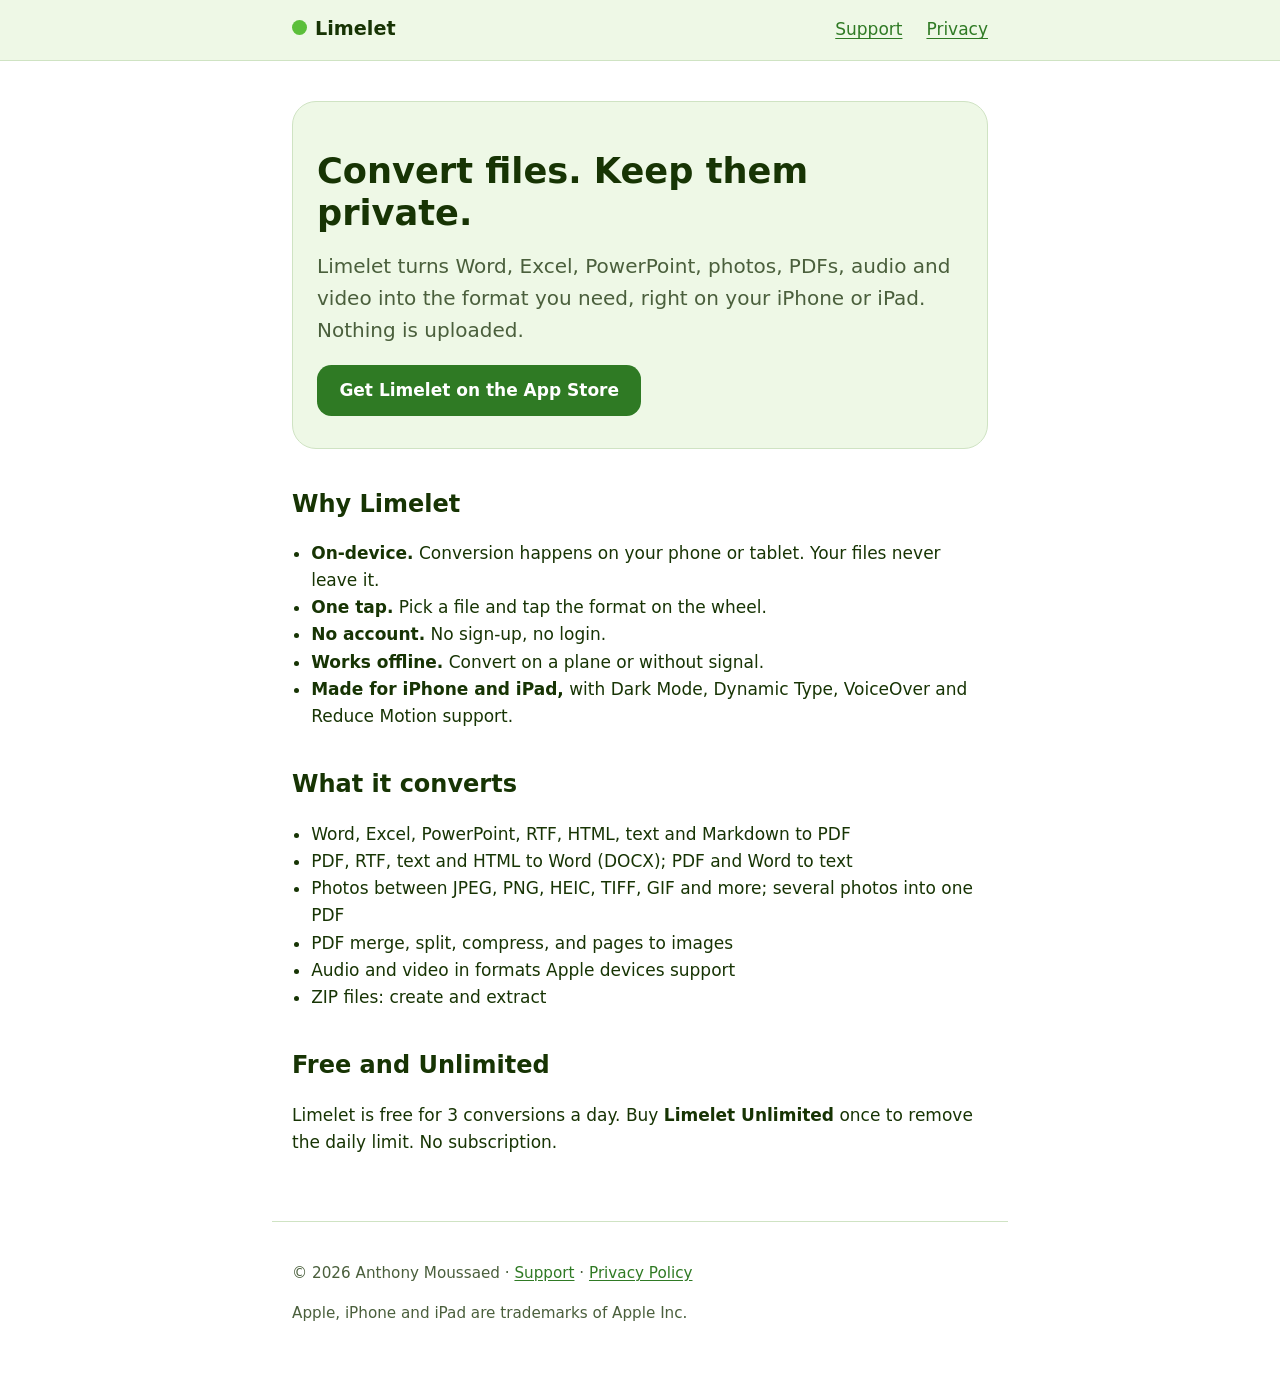
<file: limelet/index.html>
<!DOCTYPE html>
<html lang="en">
<head>
<meta charset="utf-8">
<meta name="viewport" content="width=device-width, initial-scale=1">
<title>Limelet: File Converter for iPhone and iPad</title>
<meta name="description" content="Limelet converts documents, photos, PDFs, audio and video on your iPhone or iPad. Files never leave your device.">
<meta name="color-scheme" content="light dark">
<link rel="stylesheet" href="style.css">
</head>
<body>
<a class="skip" href="#main">Skip to content</a>
<header class="site"><nav aria-label="Main">
<a class="brand" href="./"><span class="dot" aria-hidden="true"></span>Limelet</a>
<a href="support.html">Support</a>
<a href="privacy.html">Privacy</a>
</nav></header>
<main id="main">
<section class="hero">
<h1>Convert files. Keep them private.</h1>
<p class="lead">Limelet turns Word, Excel, PowerPoint, photos, PDFs, audio and video into the format you need, right on your iPhone or iPad. Nothing is uploaded.</p>
<a class="button" href="https://apps.apple.com/app/id6835760624">Get Limelet on the App Store</a>
</section>

<h2>Why Limelet</h2>
<ul class="features">
<li><strong>On-device.</strong> Conversion happens on your phone or tablet. Your files never leave it.</li>
<li><strong>One tap.</strong> Pick a file and tap the format on the wheel.</li>
<li><strong>No account.</strong> No sign-up, no login.</li>
<li><strong>Works offline.</strong> Convert on a plane or without signal.</li>
<li><strong>Made for iPhone and iPad,</strong> with Dark Mode, Dynamic Type, VoiceOver and Reduce Motion support.</li>
</ul>

<h2>What it converts</h2>
<ul class="features">
<li>Word, Excel, PowerPoint, RTF, HTML, text and Markdown to PDF</li>
<li>PDF, RTF, text and HTML to Word (DOCX); PDF and Word to text</li>
<li>Photos between JPEG, PNG, HEIC, TIFF, GIF and more; several photos into one PDF</li>
<li>PDF merge, split, compress, and pages to images</li>
<li>Audio and video in formats Apple devices support</li>
<li>ZIP files: create and extract</li>
</ul>

<h2>Free and Unlimited</h2>
<p>Limelet is free for 3 conversions a day. Buy <strong>Limelet Unlimited</strong> once to remove the daily limit. No subscription.</p>
</main>
<footer>
<p>&copy; 2026 Anthony Moussaed &middot; <a href="support.html">Support</a> &middot; <a href="privacy.html">Privacy Policy</a></p>
<p>Apple, iPhone and iPad are trademarks of Apple Inc.</p>
</footer>
</body>
</html>
</file>
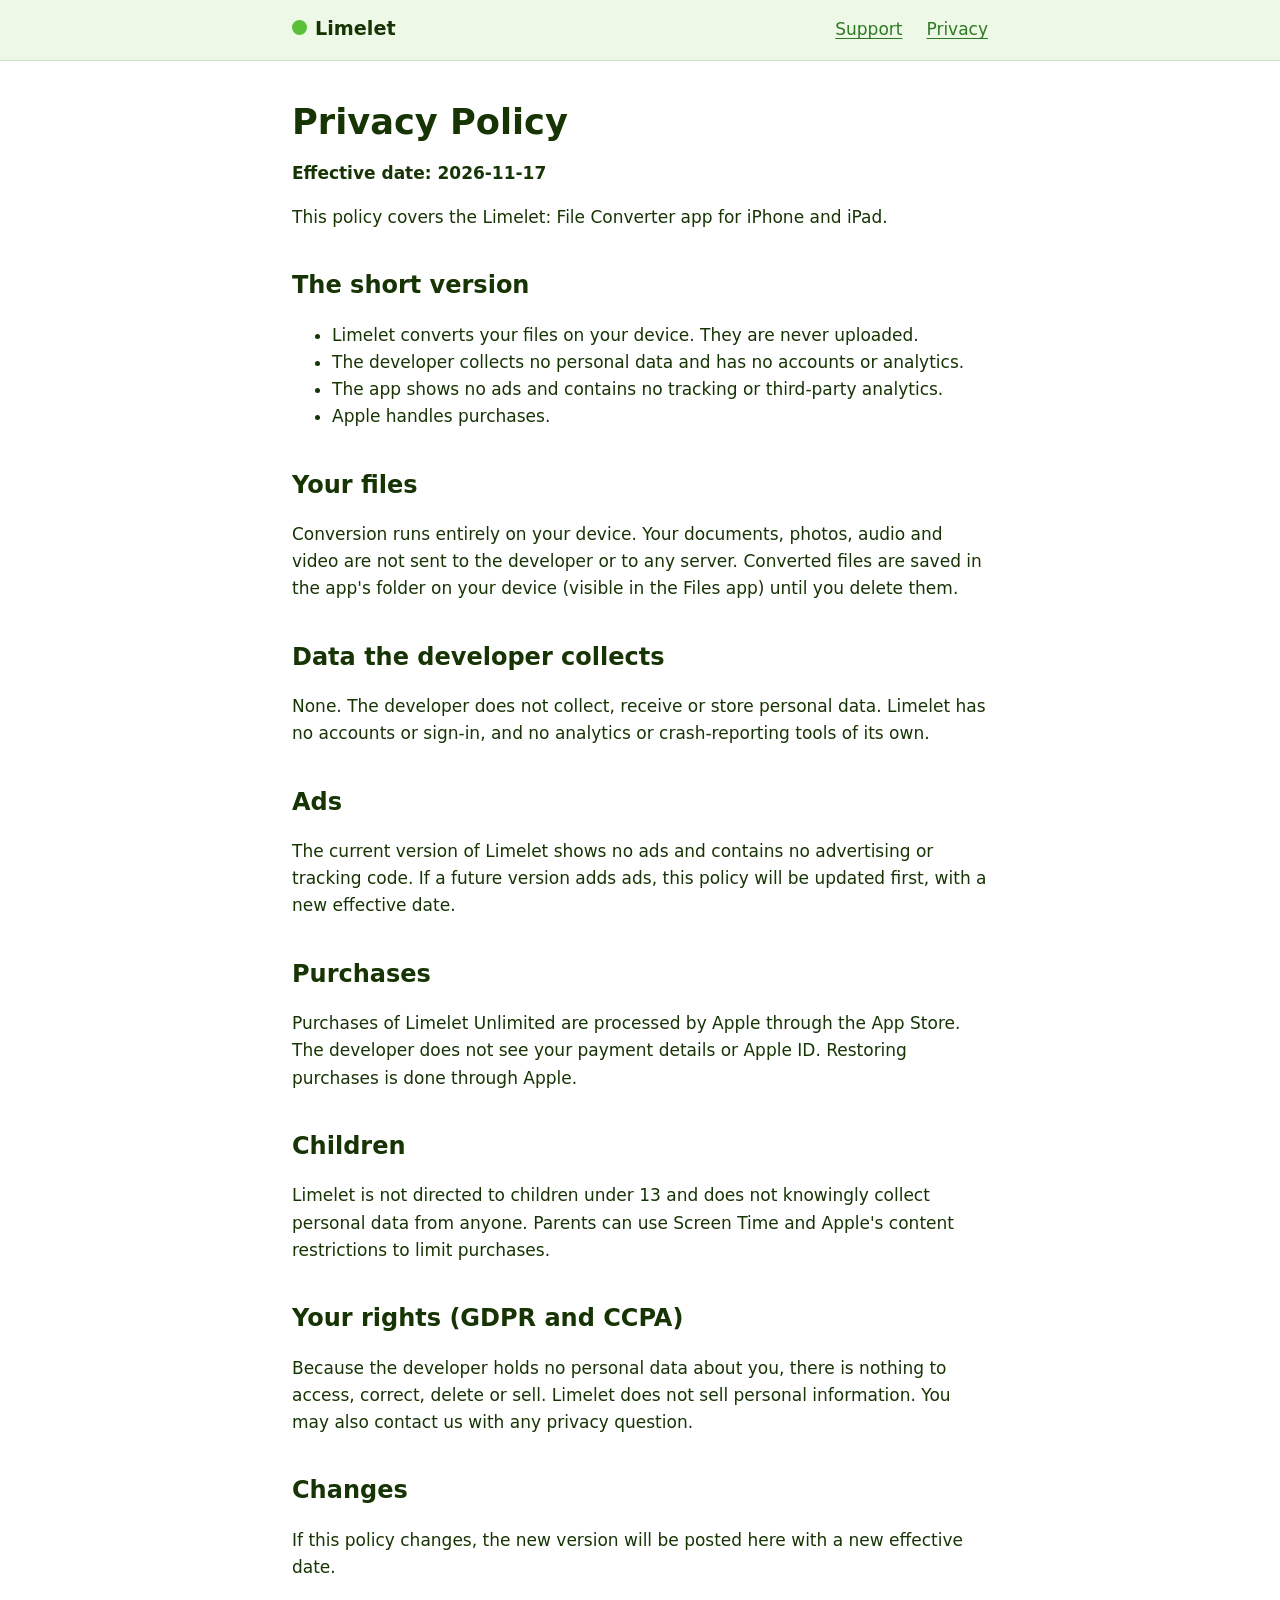
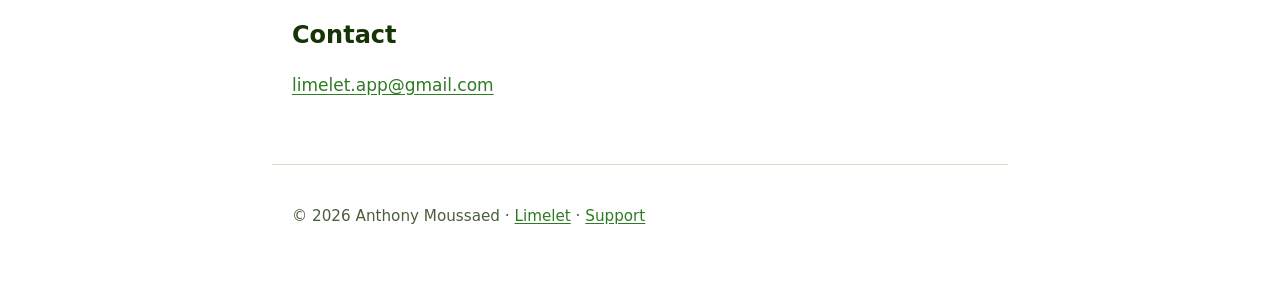
<file: limelet/privacy.html>
<!DOCTYPE html>
<html lang="en">
<head>
<meta charset="utf-8">
<meta name="viewport" content="width=device-width, initial-scale=1">
<title>Limelet Privacy Policy</title>
<meta name="description" content="How Limelet handles your data: files stay on your device and the developer collects no personal data.">
<meta name="color-scheme" content="light dark">
<link rel="stylesheet" href="style.css">
</head>
<body>
<a class="skip" href="#main">Skip to content</a>
<header class="site"><nav aria-label="Main">
<a class="brand" href="./"><span class="dot" aria-hidden="true"></span>Limelet</a>
<a href="support.html">Support</a>
<a href="privacy.html" aria-current="page">Privacy</a>
</nav></header>
<main id="main">
<h1>Privacy Policy</h1>
<p><strong>Effective date: 2026-11-17</strong></p>
<p>This policy covers the Limelet: File Converter app for iPhone and iPad.</p>

<h2>The short version</h2>
<ul>
<li>Limelet converts your files on your device. They are never uploaded.</li>
<li>The developer collects no personal data and has no accounts or analytics.</li>
<li>The app shows no ads and contains no tracking or third-party analytics.</li>
<li>Apple handles purchases.</li>
</ul>

<h2>Your files</h2>
<p>Conversion runs entirely on your device. Your documents, photos, audio and video are not sent to the developer or to any server. Converted files are saved in the app's folder on your device (visible in the Files app) until you delete them.</p>

<h2>Data the developer collects</h2>
<p>None. The developer does not collect, receive or store personal data. Limelet has no accounts or sign-in, and no analytics or crash-reporting tools of its own.</p>

<h2>Ads</h2>
<p>The current version of Limelet shows no ads and contains no advertising or tracking code. If a future version adds ads, this policy will be updated first, with a new effective date.</p>

<h2>Purchases</h2>
<p>Purchases of Limelet Unlimited are processed by Apple through the App Store. The developer does not see your payment details or Apple ID. Restoring purchases is done through Apple.</p>

<h2>Children</h2>
<p>Limelet is not directed to children under 13 and does not knowingly collect personal data from anyone. Parents can use Screen Time and Apple's content restrictions to limit purchases.</p>

<h2>Your rights (GDPR and CCPA)</h2>
<p>Because the developer holds no personal data about you, there is nothing to access, correct, delete or sell. Limelet does not sell personal information. You may also contact us with any privacy question.</p>

<h2>Changes</h2>
<p>If this policy changes, the new version will be posted here with a new effective date.</p>

<h2>Contact</h2>
<p><a href="mailto:limelet.app@gmail.com">limelet.app@gmail.com</a></p>
</main>
<footer><p>&copy; 2026 Anthony Moussaed &middot; <a href="./">Limelet</a> &middot; <a href="support.html">Support</a></p></footer>
</body>
</html>
</file>
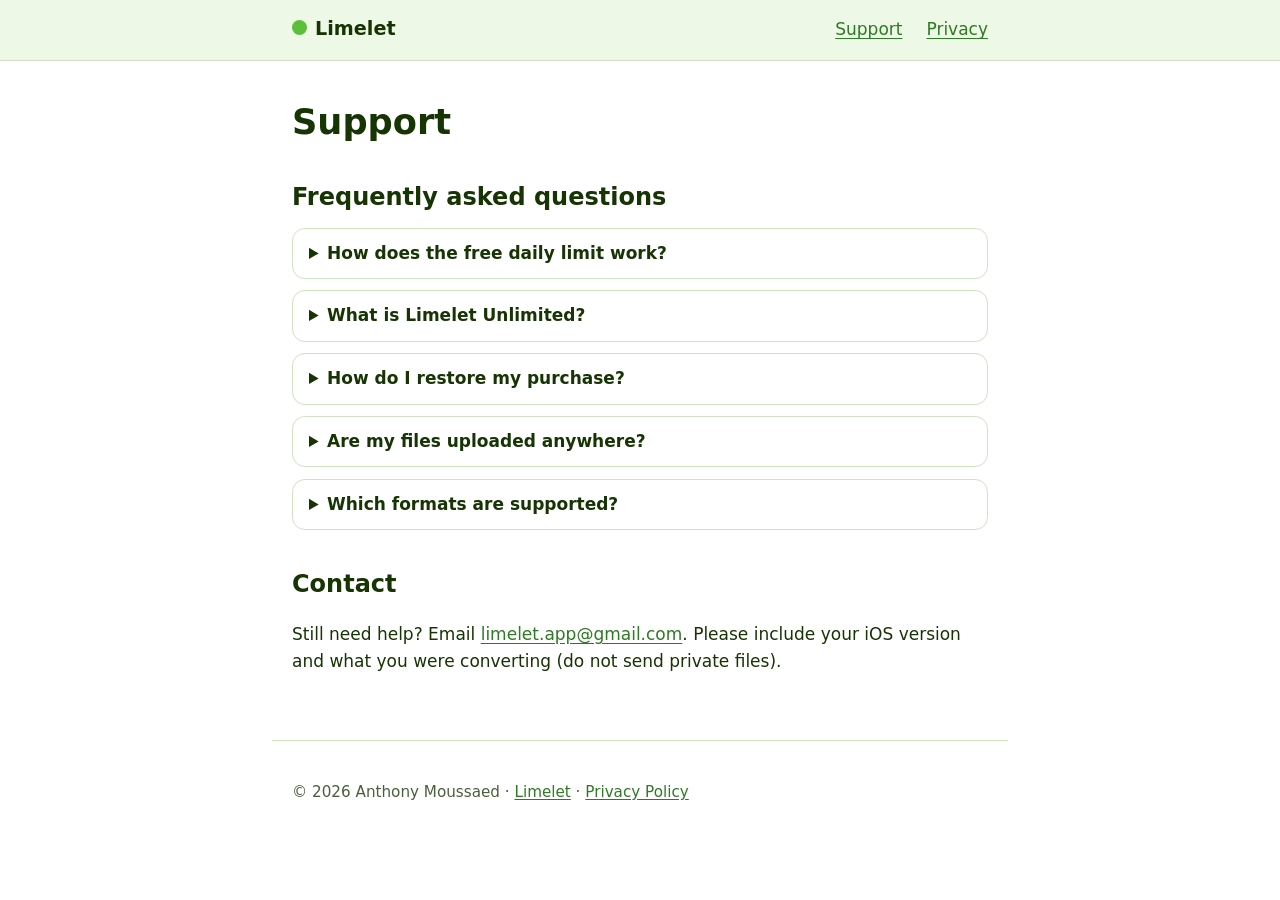
<file: limelet/support.html>
<!DOCTYPE html>
<html lang="en">
<head>
<meta charset="utf-8">
<meta name="viewport" content="width=device-width, initial-scale=1">
<title>Limelet Support</title>
<meta name="description" content="Answers about Limelet: the free daily limit, Limelet Unlimited, restoring purchases, privacy and supported formats.">
<meta name="color-scheme" content="light dark">
<link rel="stylesheet" href="style.css">
</head>
<body>
<a class="skip" href="#main">Skip to content</a>
<header class="site"><nav aria-label="Main">
<a class="brand" href="./"><span class="dot" aria-hidden="true"></span>Limelet</a>
<a href="support.html" aria-current="page">Support</a>
<a href="privacy.html">Privacy</a>
</nav></header>
<main id="main">
<h1>Support</h1>

<h2>Frequently asked questions</h2>

<details><summary>How does the free daily limit work?</summary>
<p>Limelet includes 3 free conversions a day. The count resets daily. When you reach the limit you can buy Limelet Unlimited or wait until tomorrow.</p></details>

<details><summary>What is Limelet Unlimited?</summary>
<p>A one-time purchase (no subscription) that removes the daily limit, on every device signed in with your Apple ID. Find it on the limit screen that appears when you run out of free conversions.</p></details>

<details><summary>How do I restore my purchase?</summary>
<p>Open the limit screen and tap <strong>Restore Purchase</strong>. Use the same Apple ID you bought with. If it does not work, check that you are signed in to the App Store in iOS Settings.</p></details>

<details><summary>Are my files uploaded anywhere?</summary>
<p>No. Conversion happens on your device and works offline. Converted files are saved in the Files app under On My iPhone (or iPad) &gt; Limelet &gt; Converted.</p></details>

<details><summary>Which formats are supported?</summary>
<ul>
<li>Documents to PDF: DOCX/DOC, XLSX/XLS, PPTX/PPT, RTF, HTML, TXT, Markdown</li>
<li>To Word: PDF, RTF, TXT, HTML to DOCX; PDF and DOCX to TXT</li>
<li>Images: JPEG, PNG, HEIC, TIFF, GIF, BMP and PDF, depending on your device; several images into one PDF</li>
<li>PDF: merge, split, compress, remove metadata, extract text, pages to images</li>
<li>Audio and video: MP4, MOV, M4V and Apple audio formats</li>
<li>ZIP: create and extract</li>
</ul>
<p>Complex layouts may look different because Apple's built-in renderer is used. Word output keeps editable text, not tables or original page layout.</p></details>

<h2>Contact</h2>
<p>Still need help? Email <a href="mailto:limelet.app@gmail.com">limelet.app@gmail.com</a>. Please include your iOS version and what you were converting (do not send private files).</p>
</main>
<footer><p>&copy; 2026 Anthony Moussaed &middot; <a href="./">Limelet</a> &middot; <a href="privacy.html">Privacy Policy</a></p></footer>
</body>
</html>
</file>
<file: limelet/style.css>
:root {
  color-scheme: light dark;
  --bg: #ffffff;
  --text: #173404;
  --muted: #4a5f3c;
  --accent: #2F7A24;
  --on-accent: #ffffff;
  --link: #2F7A24;
  --segment: #5BBF3A;
  --pith: #EEF8E6;
  --border: #cfe3c3;
}
@media (prefers-color-scheme: dark) {
  :root {
    --bg: #0f1a0b;
    --text: #e9f5e1;
    --muted: #b3c7a6;
    --link: #7FD35E;
    --segment: #4FAE33;
    --pith: #1E3315;
    --border: #2d4a21;
  }
}
* { box-sizing: border-box; }
html { -webkit-text-size-adjust: 100%; }
body {
  margin: 0;
  background: var(--bg);
  color: var(--text);
  font: 1.0625rem/1.6 -apple-system, BlinkMacSystemFont, "SF Pro Text", system-ui, "Segoe UI", Roboto, sans-serif;
}
a { color: var(--link); text-underline-offset: 0.15em; }
a:focus-visible, summary:focus-visible, .button:focus-visible { outline: 3px solid var(--link); outline-offset: 3px; border-radius: 4px; }
.skip { position: absolute; left: -999px; top: 0; background: var(--accent); color: var(--on-accent); padding: .5rem 1rem; z-index: 10; }
.skip:focus { left: 0; }
header.site { background: var(--pith); border-bottom: 1px solid var(--border); }
header.site nav { max-width: 46rem; margin: 0 auto; padding: .9rem 1.25rem; display: flex; flex-wrap: wrap; gap: .5rem 1.5rem; align-items: center; }
header.site .brand { font-weight: 700; font-size: 1.2rem; color: var(--text); text-decoration: none; margin-right: auto; }
main { max-width: 46rem; margin: 0 auto; padding: 1.5rem 1.25rem 3rem; }
h1 { font-size: 2.2rem; line-height: 1.2; margin: 1rem 0; }
h2 { font-size: 1.5rem; margin: 2.2rem 0 .6rem; }
h3 { font-size: 1.15rem; margin: 1.5rem 0 .4rem; }
.hero { background: var(--pith); border: 1px solid var(--border); border-radius: 1.5rem; padding: 2rem 1.5rem; margin: 1rem 0 2rem; }
.hero p.lead { font-size: 1.25rem; color: var(--muted); margin: 0 0 1.2rem; }
.button { display: inline-block; background: var(--accent); color: var(--on-accent); padding: .75rem 1.4rem; border-radius: .9rem; font-weight: 600; text-decoration: none; }
.dot { display: inline-block; width: .8em; height: .8em; border-radius: 50%; background: var(--segment); margin-right: .4em; }
ul.features { padding-left: 1.2rem; }
details { border: 1px solid var(--border); border-radius: .8rem; padding: .7rem 1rem; margin: .7rem 0; }
summary { cursor: pointer; font-weight: 600; }
details[open] summary { margin-bottom: .5rem; }
footer { max-width: 46rem; margin: 0 auto; padding: 1.5rem 1.25rem 3rem; color: var(--muted); font-size: .95rem; border-top: 1px solid var(--border); }
@media (prefers-reduced-motion: no-preference) { .button { transition: transform .15s ease; } .button:hover { transform: scale(1.03); } }
</file>
